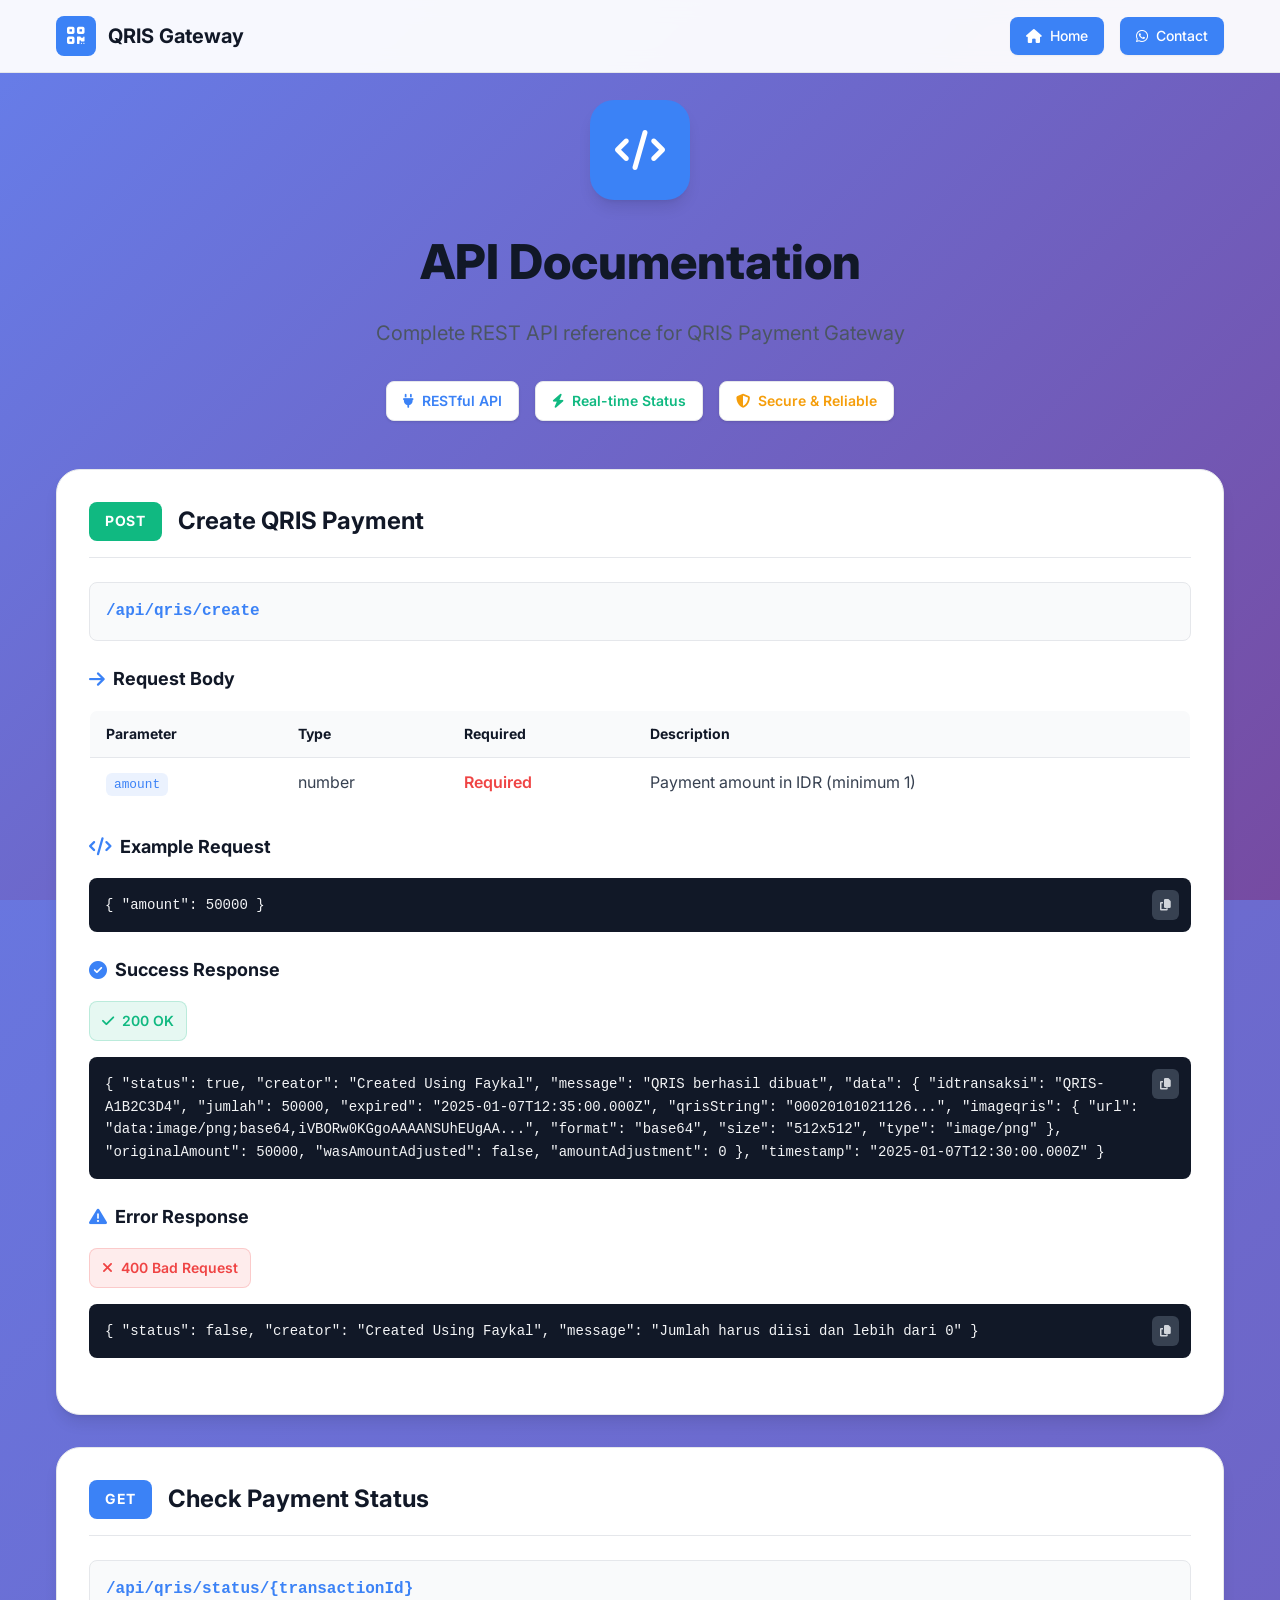
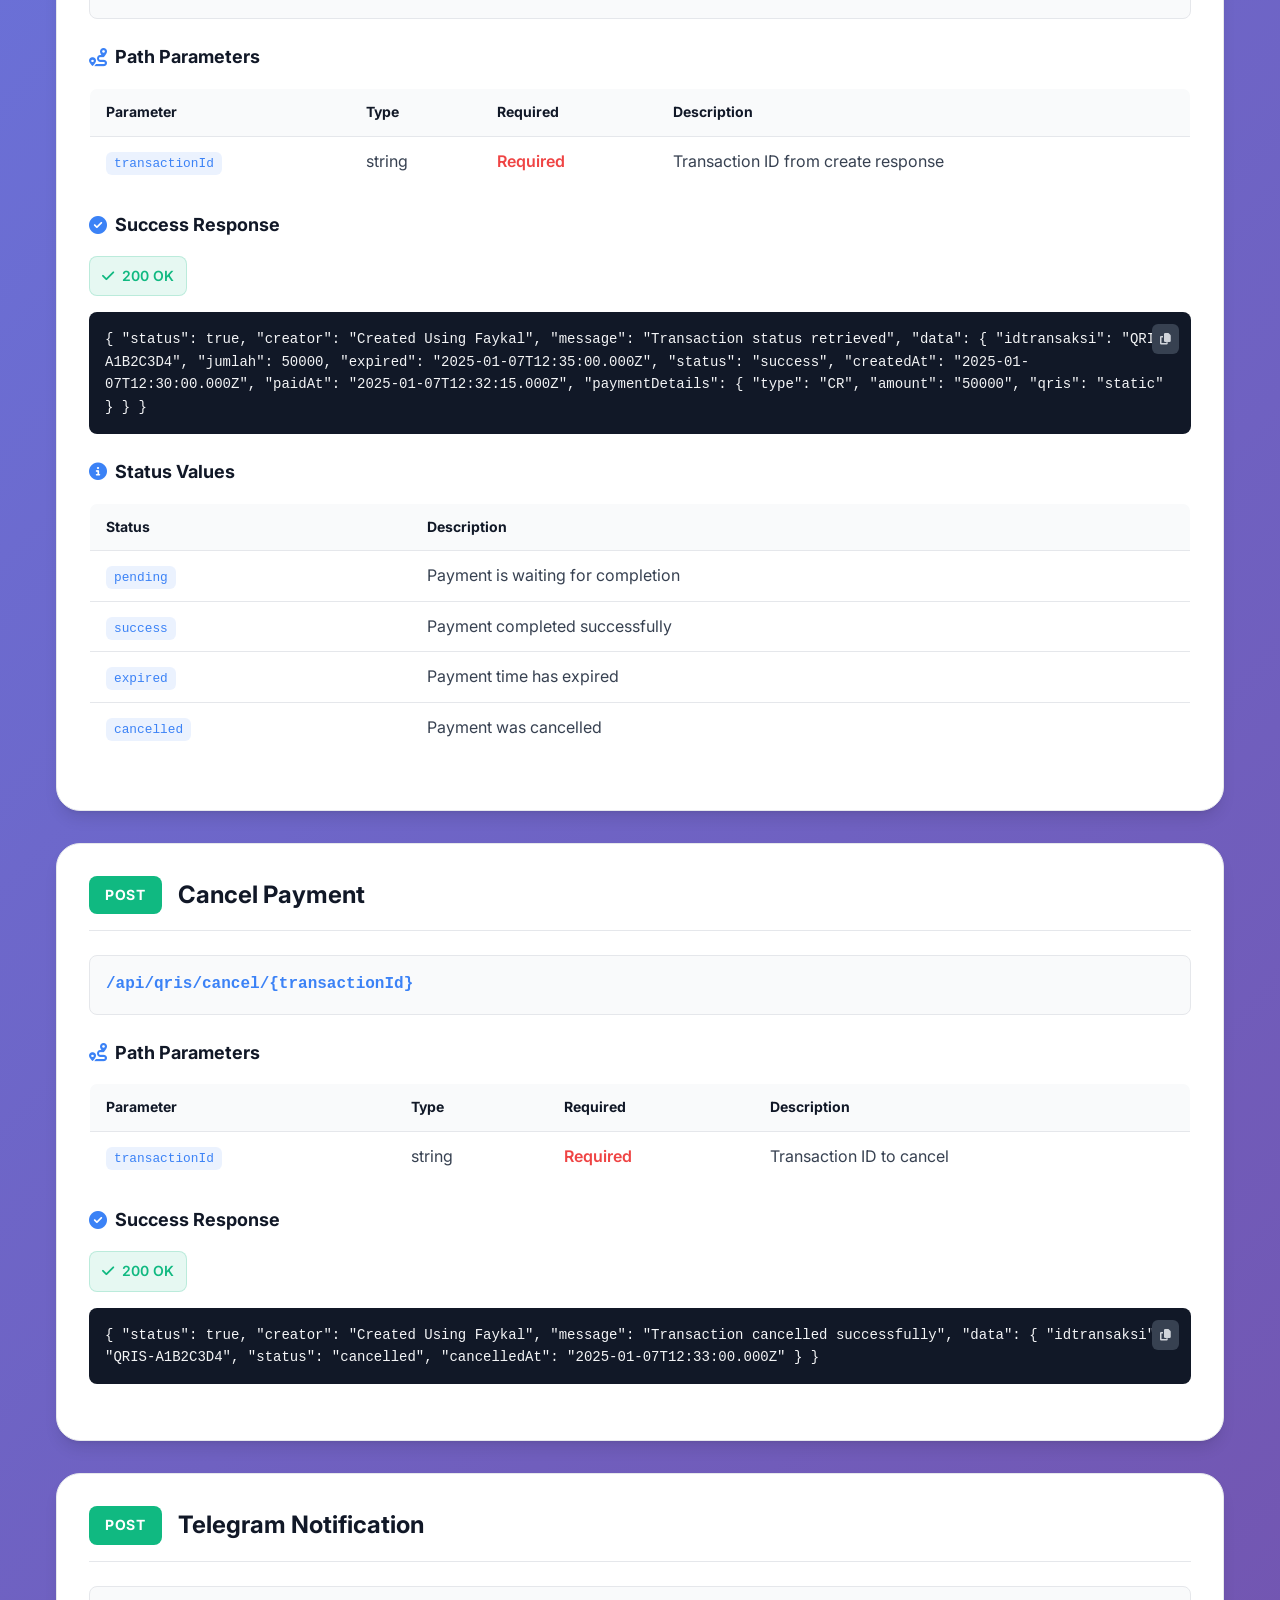
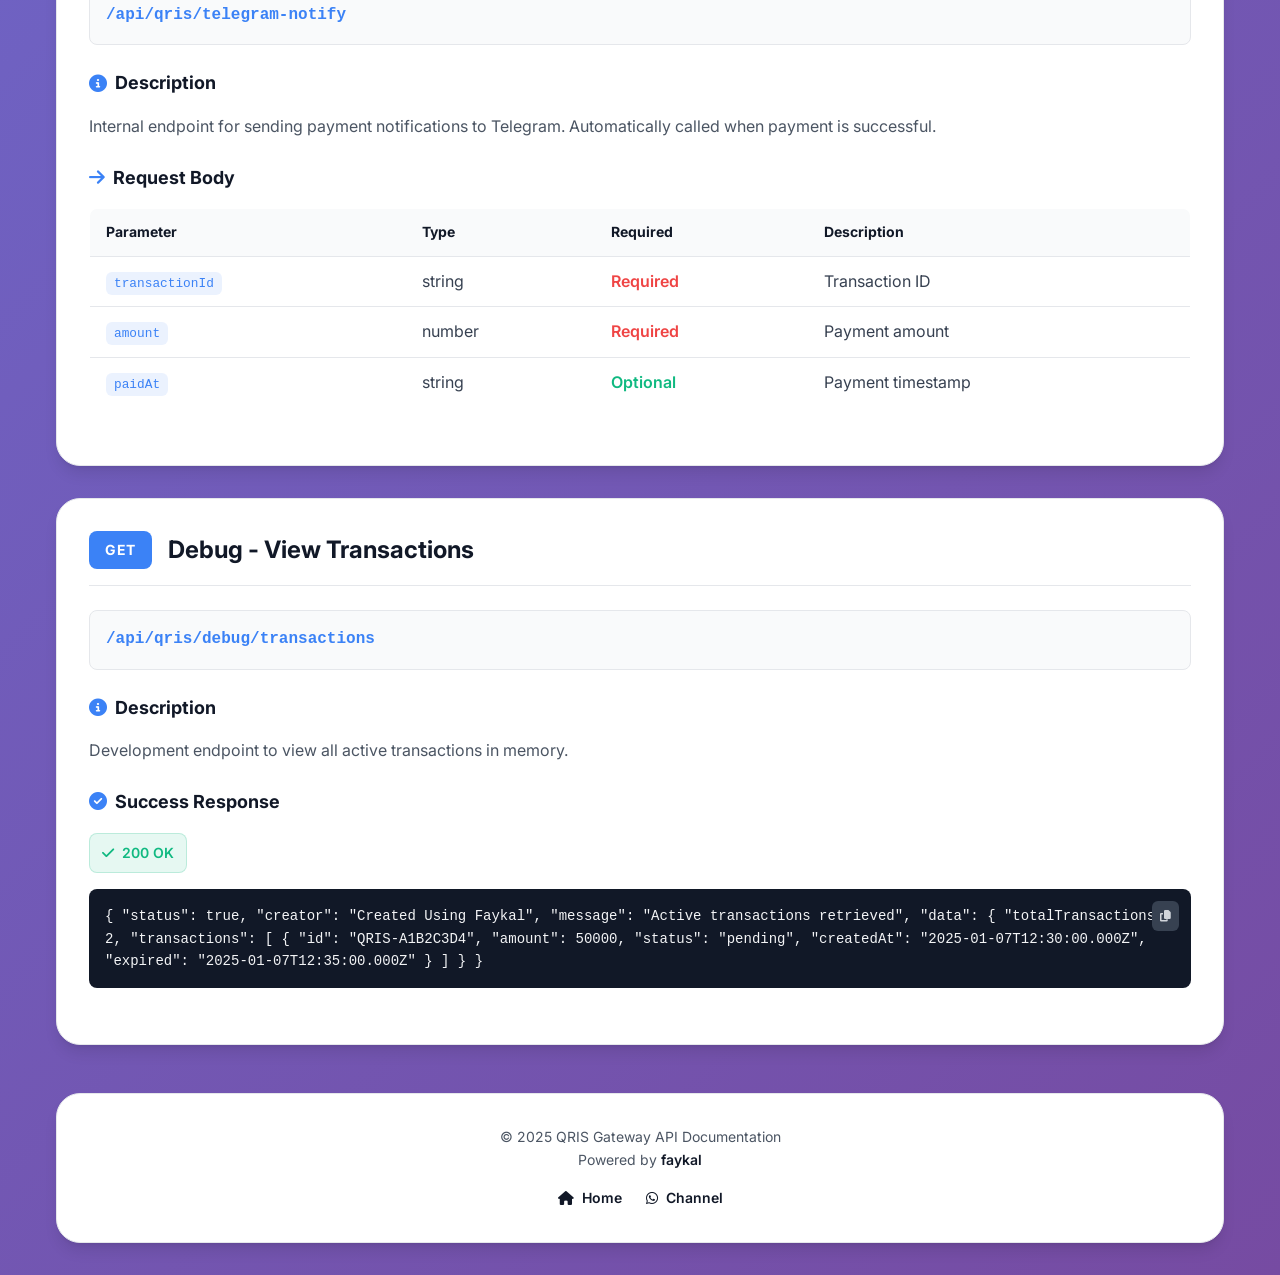
<file: docs.html>
<!DOCTYPE html>
<html lang="id">
<head>
    <meta charset="UTF-8">
    <meta name="viewport" content="width=device-width, initial-scale=1.0">
    <title>API Documentation - QRIS Gateway</title>
    <link rel="icon" href="https://files.catbox.moe/tsn2ke.jpg" type="image/jpeg">
    <link href="https://cdnjs.cloudflare.com/ajax/libs/font-awesome/6.4.0/css/all.min.css" rel="stylesheet">
    <link href="https://fonts.googleapis.com/css2?family=Inter:wght@300;400;500;600;700&display=swap" rel="stylesheet">
    <link rel="stylesheet" href="style/style.css">
</head>
<body>
    <!-- Simple Background -->
    <div class="simple-bg"></div>

    <!-- Navigation -->
    <nav class="docs-nav">
        <div class="docs-nav-container">
            <a href="/" class="docs-brand">
                <i class="fas fa-qrcode"></i>
                QRIS Gateway
            </a>
            <div class="docs-nav-links">
                <a href="/" class="nav-btn">
                    <i class="fas fa-home"></i>
                    <span>Home</span>
                </a>
                <a href="https://wa.me/6285234754939" target="_blank" class="nav-btn">
                    <i class="fab fa-whatsapp"></i>
                    <span>Contact</span>
                </a>
            </div>
        </div>
    </nav>

    <div class="docs-container">
        <!-- Hero Section -->
        <div class="docs-hero">
            <div class="docs-hero-icon">
                <i class="fas fa-code"></i>
            </div>
            <h1>API Documentation</h1>
            <p>Complete REST API reference for QRIS Payment Gateway</p>
            <div class="docs-badges">
                <div class="docs-badge badge-rest">
                    <i class="fas fa-plug"></i>
                    RESTful API
                </div>
                <div class="docs-badge badge-realtime">
                    <i class="fas fa-bolt"></i>
                    Real-time Status
                </div>
                <div class="docs-badge badge-secure">
                    <i class="fas fa-shield-alt"></i>
                    Secure & Reliable
                </div>
            </div>
        </div>

        <div class="docs-grid">
            <!-- Create QRIS Payment -->
            <div class="endpoint-card">
                <div class="endpoint-header">
                    <span class="method-badge method-post">POST</span>
                    <h2 class="endpoint-title">Create QRIS Payment</h2>
                </div>
                
                <div class="endpoint-url">/api/qris/create</div>
                
                <div class="section">
                    <h3 class="section-title">
                        <i class="fas fa-arrow-right"></i>
                        Request Body
                    </h3>
                    <table class="param-table">
                        <thead>
                            <tr>
                                <th>Parameter</th>
                                <th>Type</th>
                                <th>Required</th>
                                <th>Description</th>
                            </tr>
                        </thead>
                        <tbody>
                            <tr>
                                <td><code>amount</code></td>
                                <td>number</td>
                                <td><span class="param-required">Required</span></td>
                                <td>Payment amount in IDR (minimum 1)</td>
                            </tr>
                        </tbody>
                    </table>
                </div>

                <div class="section">
                    <h3 class="section-title">
                        <i class="fas fa-code"></i>
                        Example Request
                    </h3>
                    <div class="code-block">
{
  "amount": 50000
}
                        <button class="copy-code-btn" onclick="copyCode(this)">
                            <i class="fas fa-copy"></i>
                        </button>
                    </div>
                </div>

                <div class="section">
                    <h3 class="section-title">
                        <i class="fas fa-check-circle"></i>
                        Success Response
                    </h3>
                    <div class="response-status status-200">
                        <i class="fas fa-check"></i>
                        200 OK
                    </div>
                    <div class="code-block">
{
  "status": true,
  "creator": "Created Using Faykal",
  "message": "QRIS berhasil dibuat",
  "data": {
    "idtransaksi": "QRIS-A1B2C3D4",
    "jumlah": 50000,
    "expired": "2025-01-07T12:35:00.000Z",
    "qrisString": "00020101021126...",
    "imageqris": {
      "url": "[data-uri]...",
      "format": "base64",
      "size": "512x512",
      "type": "image/png"
    },
    "originalAmount": 50000,
    "wasAmountAdjusted": false,
    "amountAdjustment": 0
  },
  "timestamp": "2025-01-07T12:30:00.000Z"
}
                        <button class="copy-code-btn" onclick="copyCode(this)">
                            <i class="fas fa-copy"></i>
                        </button>
                    </div>
                </div>

                <div class="section">
                    <h3 class="section-title">
                        <i class="fas fa-exclamation-triangle"></i>
                        Error Response
                    </h3>
                    <div class="response-status status-400">
                        <i class="fas fa-times"></i>
                        400 Bad Request
                    </div>
                    <div class="code-block">
{
  "status": false,
  "creator": "Created Using Faykal",
  "message": "Jumlah harus diisi dan lebih dari 0"
}
                        <button class="copy-code-btn" onclick="copyCode(this)">
                            <i class="fas fa-copy"></i>
                        </button>
                    </div>
                </div>
            </div>

            <!-- Check Payment Status -->
            <div class="endpoint-card">
                <div class="endpoint-header">
                    <span class="method-badge method-get">GET</span>
                    <h2 class="endpoint-title">Check Payment Status</h2>
                </div>
                
                <div class="endpoint-url">/api/qris/status/{transactionId}</div>
                
                <div class="section">
                    <h3 class="section-title">
                        <i class="fas fa-route"></i>
                        Path Parameters
                    </h3>
                    <table class="param-table">
                        <thead>
                            <tr>
                                <th>Parameter</th>
                                <th>Type</th>
                                <th>Required</th>
                                <th>Description</th>
                            </tr>
                        </thead>
                        <tbody>
                            <tr>
                                <td><code>transactionId</code></td>
                                <td>string</td>
                                <td><span class="param-required">Required</span></td>
                                <td>Transaction ID from create response</td>
                            </tr>
                        </tbody>
                    </table>
                </div>

                <div class="section">
                    <h3 class="section-title">
                        <i class="fas fa-check-circle"></i>
                        Success Response
                    </h3>
                    <div class="response-status status-200">
                        <i class="fas fa-check"></i>
                        200 OK
                    </div>
                    <div class="code-block">
{
  "status": true,
  "creator": "Created Using Faykal",
  "message": "Transaction status retrieved",
  "data": {
    "idtransaksi": "QRIS-A1B2C3D4",
    "jumlah": 50000,
    "expired": "2025-01-07T12:35:00.000Z",
    "status": "success",
    "createdAt": "2025-01-07T12:30:00.000Z",
    "paidAt": "2025-01-07T12:32:15.000Z",
    "paymentDetails": {
      "type": "CR",
      "amount": "50000",
      "qris": "static"
    }
  }
}
                        <button class="copy-code-btn" onclick="copyCode(this)">
                            <i class="fas fa-copy"></i>
                        </button>
                    </div>
                </div>

                <div class="section">
                    <h3 class="section-title">
                        <i class="fas fa-info-circle"></i>
                        Status Values
                    </h3>
                    <table class="param-table">
                        <thead>
                            <tr>
                                <th>Status</th>
                                <th>Description</th>
                            </tr>
                        </thead>
                        <tbody>
                            <tr>
                                <td><code>pending</code></td>
                                <td>Payment is waiting for completion</td>
                            </tr>
                            <tr>
                                <td><code>success</code></td>
                                <td>Payment completed successfully</td>
                            </tr>
                            <tr>
                                <td><code>expired</code></td>
                                <td>Payment time has expired</td>
                            </tr>
                            <tr>
                                <td><code>cancelled</code></td>
                                <td>Payment was cancelled</td>
                            </tr>
                        </tbody>
                    </table>
                </div>
            </div>

            <!-- Cancel Payment -->
            <div class="endpoint-card">
                <div class="endpoint-header">
                    <span class="method-badge method-post">POST</span>
                    <h2 class="endpoint-title">Cancel Payment</h2>
                </div>
                
                <div class="endpoint-url">/api/qris/cancel/{transactionId}</div>
                
                <div class="section">
                    <h3 class="section-title">
                        <i class="fas fa-route"></i>
                        Path Parameters
                    </h3>
                    <table class="param-table">
                        <thead>
                            <tr>
                                <th>Parameter</th>
                                <th>Type</th>
                                <th>Required</th>
                                <th>Description</th>
                            </tr>
                        </thead>
                        <tbody>
                            <tr>
                                <td><code>transactionId</code></td>
                                <td>string</td>
                                <td><span class="param-required">Required</span></td>
                                <td>Transaction ID to cancel</td>
                            </tr>
                        </tbody>
                    </table>
                </div>

                <div class="section">
                    <h3 class="section-title">
                        <i class="fas fa-check-circle"></i>
                        Success Response
                    </h3>
                    <div class="response-status status-200">
                        <i class="fas fa-check"></i>
                        200 OK
                    </div>
                    <div class="code-block">
{
  "status": true,
  "creator": "Created Using Faykal",
  "message": "Transaction cancelled successfully",
  "data": {
    "idtransaksi": "QRIS-A1B2C3D4",
    "status": "cancelled",
    "cancelledAt": "2025-01-07T12:33:00.000Z"
  }
}
                        <button class="copy-code-btn" onclick="copyCode(this)">
                            <i class="fas fa-copy"></i>
                        </button>
                    </div>
                </div>
            </div>

            <!-- Telegram Notification -->
            <div class="endpoint-card">
                <div class="endpoint-header">
                    <span class="method-badge method-post">POST</span>
                    <h2 class="endpoint-title">Telegram Notification</h2>
                </div>
                
                <div class="endpoint-url">/api/qris/telegram-notify</div>
                
                <div class="section">
                    <h3 class="section-title">
                        <i class="fas fa-info-circle"></i>
                        Description
                    </h3>
                    <p style="color: var(--gray-600); margin-bottom: var(--space-4);">
                        Internal endpoint for sending payment notifications to Telegram. Automatically called when payment is successful.
                    </p>
                </div>

                <div class="section">
                    <h3 class="section-title">
                        <i class="fas fa-arrow-right"></i>
                        Request Body
                    </h3>
                    <table class="param-table">
                        <thead>
                            <tr>
                                <th>Parameter</th>
                                <th>Type</th>
                                <th>Required</th>
                                <th>Description</th>
                            </tr>
                        </thead>
                        <tbody>
                            <tr>
                                <td><code>transactionId</code></td>
                                <td>string</td>
                                <td><span class="param-required">Required</span></td>
                                <td>Transaction ID</td>
                            </tr>
                            <tr>
                                <td><code>amount</code></td>
                                <td>number</td>
                                <td><span class="param-required">Required</span></td>
                                <td>Payment amount</td>
                            </tr>
                            <tr>
                                <td><code>paidAt</code></td>
                                <td>string</td>
                                <td><span class="param-optional">Optional</span></td>
                                <td>Payment timestamp</td>
                            </tr>
                        </tbody>
                    </table>
                </div>
            </div>

            <!-- Debug Endpoints -->
            <div class="endpoint-card">
                <div class="endpoint-header">
                    <span class="method-badge method-get">GET</span>
                    <h2 class="endpoint-title">Debug - View Transactions</h2>
                </div>
                
                <div class="endpoint-url">/api/qris/debug/transactions</div>
                
                <div class="section">
                    <h3 class="section-title">
                        <i class="fas fa-info-circle"></i>
                        Description
                    </h3>
                    <p style="color: var(--gray-600); margin-bottom: var(--space-4);">
                        Development endpoint to view all active transactions in memory.
                    </p>
                </div>

                <div class="section">
                    <h3 class="section-title">
                        <i class="fas fa-check-circle"></i>
                        Success Response
                    </h3>
                    <div class="response-status status-200">
                        <i class="fas fa-check"></i>
                        200 OK
                    </div>
                    <div class="code-block">
{
  "status": true,
  "creator": "Created Using Faykal",
  "message": "Active transactions retrieved",
  "data": {
    "totalTransactions": 2,
    "transactions": [
      {
        "id": "QRIS-A1B2C3D4",
        "amount": 50000,
        "status": "pending",
        "createdAt": "2025-01-07T12:30:00.000Z",
        "expired": "2025-01-07T12:35:00.000Z"
      }
    ]
  }
}
                        <button class="copy-code-btn" onclick="copyCode(this)">
                            <i class="fas fa-copy"></i>
                        </button>
                    </div>
                </div>
            </div>
        </div>

        <!-- Footer -->
        <div class="docs-footer">
            <div class="docs-footer-content">
                <p>&copy; 2025 QRIS Gateway API Documentation</p>
                <p>Powered by <a href="https://wa.me/6285234754939" target="_blank">faykal</a></p>
                <div class="docs-footer-links">
                    <a href="/" class="docs-footer-link">
                        <i class="fas fa-home"></i>
                        Home
                    </a>
                    <a href="https://whatsapp.com/channel/0029Vax4ADpI1rcZh3aveq1e" target="_blank" class="docs-footer-link">
                        <i class="fab fa-whatsapp"></i>
                        Channel
                    </a>
                </div>
            </div>
        </div>
    </div>

    <script>
        function copyCode(button) {
            const codeBlock = button.previousElementSibling;
            const text = codeBlock.textContent.trim();
            
            navigator.clipboard.writeText(text).then(() => {
                const icon = button.querySelector('i');
                const originalClass = icon.className;
                icon.className = 'fas fa-check';
                button.style.color = 'var(--success)';
                
                setTimeout(() => {
                    icon.className = originalClass;
                    button.style.color = '';
                }, 2000);
            }).catch(err => {
                console.error('Failed to copy: ', err);
            });
        }
    </script>
</body>
</html>
</file>
<file: style/style.css>
/* Simple & Elegant CSS Reset & Variables */
* {
  margin: 0;
  padding: 0;
  box-sizing: border-box;
}

:root {
  /* Simple Color Palette */
  --primary: #3b82f6;
  --primary-dark: #2563eb;
  --primary-light: #60a5fa;

  --success: #10b981;
  --warning: #f59e0b;
  --error: #ef4444;
  --info: #06b6d4;

  --gray-50: #f9fafb;
  --gray-100: #f3f4f6;
  --gray-200: #e5e7eb;
  --gray-300: #d1d5db;
  --gray-400: #9ca3af;
  --gray-500: #6b7280;
  --gray-600: #4b5563;
  --gray-700: #374151;
  --gray-800: #1f2937;
  --gray-900: #111827;

  /* Simple Shadows */
  --shadow-sm: 0 1px 2px 0 rgb(0 0 0 / 0.05);
  --shadow: 0 1px 3px 0 rgb(0 0 0 / 0.1), 0 1px 2px -1px rgb(0 0 0 / 0.1);
  --shadow-md: 0 4px 6px -1px rgb(0 0 0 / 0.1), 0 2px 4px -2px rgb(0 0 0 / 0.1);
  --shadow-lg: 0 10px 15px -3px rgb(0 0 0 / 0.1), 0 4px 6px -4px rgb(0 0 0 / 0.1);

  /* Border Radius */
  --radius-sm: 0.375rem;
  --radius: 0.5rem;
  --radius-md: 0.75rem;
  --radius-lg: 1rem;
  --radius-xl: 1.5rem;

  /* Spacing */
  --space-1: 0.25rem;
  --space-2: 0.5rem;
  --space-3: 0.75rem;
  --space-4: 1rem;
  --space-5: 1.25rem;
  --space-6: 1.5rem;
  --space-8: 2rem;
  --space-10: 2.5rem;
  --space-12: 3rem;
  --space-16: 4rem;
}

/* Base Styles */
body {
  font-family: "Inter", -apple-system, BlinkMacSystemFont, sans-serif;
  background: linear-gradient(135deg, #667eea 0%, #764ba2 100%);
  min-height: 100vh;
  color: var(--gray-900);
  line-height: 1.6;
  -webkit-font-smoothing: antialiased;
  -moz-osx-font-smoothing: grayscale;
}

/* Simple Background */
.simple-bg {
  position: fixed;
  top: 0;
  left: 0;
  width: 100%;
  height: 100%;
  background: linear-gradient(135deg, #667eea 0%, #764ba2 100%);
  z-index: -1;
}

/* App Container */
.app-container {
  max-width: 500px;
  margin: 0 auto;
  padding: var(--space-4);
  min-height: 100vh;
  display: flex;
  flex-direction: column;
}

/* Simple Header */
.simple-header {
  display: flex;
  justify-content: space-between;
  align-items: center;
  margin-bottom: var(--space-8);
  padding: var(--space-6);
  background: rgba(255, 255, 255, 0.95);
  backdrop-filter: blur(10px);
  border-radius: var(--radius-xl);
  box-shadow: var(--shadow-lg);
  border: 1px solid rgba(255, 255, 255, 0.2);
}

.brand {
  display: flex;
  align-items: center;
  gap: var(--space-4);
}

.brand-icon {
  width: 50px;
  height: 50px;
  background: var(--primary);
  border-radius: var(--radius-lg);
  display: flex;
  align-items: center;
  justify-content: center;
  color: white;
  font-size: 1.5rem;
  box-shadow: var(--shadow);
}

.brand-text h1 {
  font-size: 1.5rem;
  font-weight: 700;
  color: var(--gray-900);
  margin-bottom: 0.125rem;
}

.brand-text p {
  font-size: 0.875rem;
  color: var(--gray-600);
  font-weight: 500;
}

.header-actions {
  display: flex;
  gap: var(--space-3);
}
/* qris button */
.downloadQrisBtn {
  margin-top: 10px;
}

.nav-btn {
  display: flex;
  align-items: center;
  gap: var(--space-2);
  padding: var(--space-2) var(--space-4);
  background: var(--primary);
  color: white;
  text-decoration: none;
  border-radius: var(--radius);
  font-weight: 500;
  font-size: 0.875rem;
  transition: all 0.2s ease;
  box-shadow: var(--shadow-sm);
}

.nav-btn:hover {
  background: var(--primary-dark);
  transform: translateY(-1px);
  box-shadow: var(--shadow);
}

/* Main Content */
.app-main {
  flex: 1;
}

/* Card */
.card {
  background: rgba(255, 255, 255, 0.95);
  backdrop-filter: blur(10px);
  border-radius: var(--radius-xl);
  padding: var(--space-8);
  margin-bottom: var(--space-6);
  box-shadow: var(--shadow-lg);
  border: 1px solid rgba(255, 255, 255, 0.2);
  transition: all 0.3s ease;
}

.card:hover {
  transform: translateY(-2px);
  box-shadow: 0 20px 25px -5px rgb(0 0 0 / 0.1), 0 8px 10px -6px rgb(0 0 0 / 0.1);
}

/* Card Header */
.card-header {
  display: flex;
  align-items: center;
  gap: var(--space-4);
  margin-bottom: var(--space-8);
}

.card-icon {
  width: 60px;
  height: 60px;
  background: var(--primary);
  border-radius: var(--radius-lg);
  display: flex;
  align-items: center;
  justify-content: center;
  color: white;
  font-size: 1.5rem;
  box-shadow: var(--shadow);
}

.card-title h2 {
  font-size: 1.5rem;
  font-weight: 700;
  color: var(--gray-900);
  margin-bottom: 0.25rem;
}

.card-title p {
  color: var(--gray-600);
  font-size: 0.875rem;
}

/* Form */
.form {
  display: flex;
  flex-direction: column;
  gap: var(--space-8);
}

.form-group {
  display: flex;
  flex-direction: column;
  gap: var(--space-3);
}

.form-label {
  display: flex;
  align-items: center;
  gap: var(--space-2);
  font-weight: 600;
  color: var(--gray-700);
  font-size: 0.875rem;
}

.input-wrapper {
  position: relative;
  display: flex;
  align-items: center;
}

.input-prefix {
  position: absolute;
  left: var(--space-4);
  color: var(--gray-500);
  font-weight: 600;
  font-size: 1.125rem;
  z-index: 1;
}

.form-input {
  width: 100%;
  padding: var(--space-4) var(--space-4) var(--space-4) 3.5rem;
  border: 2px solid var(--gray-200);
  border-radius: var(--radius-lg);
  font-size: 1.125rem;
  font-weight: 600;
  transition: all 0.2s ease;
  background: var(--gray-50);
}

.form-input:focus {
  outline: none;
  border-color: var(--primary);
  background: white;
  box-shadow: 0 0 0 3px rgba(59, 130, 246, 0.1);
}

.form-hint {
  display: flex;
  align-items: center;
  gap: var(--space-2);
  color: var(--gray-500);
  font-size: 0.75rem;
}

/* Button */
.btn {
  position: relative;
  padding: var(--space-4) var(--space-6);
  border: none;
  border-radius: var(--radius-lg);
  font-size: 1rem;
  font-weight: 600;
  cursor: pointer;
  transition: all 0.2s ease;
  display: flex;
  align-items: center;
  justify-content: center;
  gap: var(--space-2);
  min-height: 56px;
}

.btn-primary {
  background: var(--primary);
  color: white;
  box-shadow: var(--shadow);
}

.btn-primary:hover {
  background: var(--primary-dark);
  transform: translateY(-1px);
  box-shadow: var(--shadow-md);
}

.btn-secondary {
  background: var(--gray-100);
  color: var(--gray-700);
  border: 1px solid var(--gray-300);
}

.btn-secondary:hover {
  background: var(--gray-200);
  border-color: var(--gray-400);
}

.btn-loading {
  display: none;
}

.btn.loading .btn-text {
  display: none;
}

.btn.loading .btn-loading {
  display: flex;
  align-items: center;
  gap: var(--space-2);
}

/* Status Section */
.status-header {
  margin-bottom: var(--space-6);
}

.status-title {
  display: flex;
  justify-content: space-between;
  align-items: center;
  margin-bottom: var(--space-4);
}

.status-title h2 {
  font-size: 1.5rem;
  font-weight: 700;
  color: var(--gray-900);
}

.status-badge {
  padding: var(--space-2) var(--space-3);
  border-radius: var(--radius);
  font-size: 0.75rem;
  font-weight: 700;
  text-transform: uppercase;
  letter-spacing: 0.05em;
}

.status-pending {
  background: var(--warning);
  color: white;
}

.status-success {
  background: var(--success);
  color: white;
}

.status-expired {
  background: var(--error);
  color: white;
}

.status-cancelled {
  background: var(--gray-500);
  color: white;
}

.transaction-info {
  background: var(--gray-50);
  padding: var(--space-4);
  border-radius: var(--radius-lg);
  border: 1px solid var(--gray-200);
}

.transaction-label {
  font-size: 0.75rem;
  color: var(--gray-500);
  margin-bottom: var(--space-2);
}

.transaction-id {
  display: flex;
  align-items: center;
  gap: var(--space-2);
}

.transaction-id code {
  font-family: "Monaco", "Menlo", monospace;
  font-weight: 600;
  color: var(--primary);
  font-size: 0.875rem;
  background: rgba(59, 130, 246, 0.1);
  padding: var(--space-1) var(--space-2);
  border-radius: var(--radius-sm);
}

.copy-btn {
  background: none;
  border: none;
  color: var(--gray-400);
  cursor: pointer;
  padding: var(--space-1);
  border-radius: var(--radius-sm);
  transition: color 0.2s ease;
}

.copy-btn:hover {
  color: var(--primary);
}

/* Payment Info */
.payment-info {
  display: flex;
  flex-direction: column;
  gap: var(--space-4);
  margin-bottom: var(--space-6);
}

.info-item {
  display: flex;
  align-items: center;
  gap: var(--space-4);
  padding: var(--space-4);
  background: var(--gray-50);
  border-radius: var(--radius-lg);
  border: 1px solid var(--gray-200);
}

.info-icon {
  width: 40px;
  height: 40px;
  background: var(--primary);
  border-radius: var(--radius);
  display: flex;
  align-items: center;
  justify-content: center;
  color: white;
  font-size: 1rem;
}

.info-content {
  display: flex;
  flex-direction: column;
}

.info-label {
  font-size: 0.75rem;
  color: var(--gray-500);
  font-weight: 500;
}

.info-value {
  font-weight: 700;
  color: var(--gray-900);
  font-size: 0.875rem;
}

.adjustment-info {
  background: rgba(59, 130, 246, 0.05);
  border-color: rgba(59, 130, 246, 0.2);
}

.adjustment-info .info-icon {
  background: var(--info);
}

/* Countdown Section */
.countdown-section {
  background: rgba(245, 158, 11, 0.05);
  padding: var(--space-6);
  border-radius: var(--radius-xl);
  border: 1px solid rgba(245, 158, 11, 0.2);
  margin-bottom: var(--space-6);
  text-align: center;
}

.countdown-header {
  display: flex;
  align-items: center;
  justify-content: center;
  gap: var(--space-2);
  color: var(--warning);
  font-weight: 600;
  margin-bottom: var(--space-4);
}

.countdown-display {
  display: flex;
  align-items: center;
  justify-content: center;
  gap: var(--space-4);
  margin-bottom: var(--space-4);
}

.time-unit {
  background: white;
  padding: var(--space-4);
  border-radius: var(--radius-lg);
  box-shadow: var(--shadow-sm);
  border: 1px solid var(--gray-200);
  min-width: 80px;
}

.time-value {
  display: block;
  font-size: 2rem;
  font-weight: 800;
  color: var(--warning);
  font-family: "Monaco", "Menlo", monospace;
  line-height: 1;
}

.time-label {
  font-size: 0.75rem;
  color: var(--gray-600);
  font-weight: 500;
  margin-top: var(--space-1);
}

.time-separator {
  font-size: 2rem;
  font-weight: 800;
  color: var(--warning);
}

.countdown-progress {
  height: 6px;
  background: rgba(245, 158, 11, 0.2);
  border-radius: var(--radius);
  overflow: hidden;
}

.progress-fill {
  height: 100%;
  background: var(--warning);
  border-radius: var(--radius);
  transition: width 1s linear;
  width: 100%;
}

/* QRIS Section */
.qris-section {
  background: rgba(59, 130, 246, 0.05);
  padding: var(--space-6);
  border-radius: var(--radius-xl);
  border: 1px solid rgba(59, 130, 246, 0.2);
  margin-bottom: var(--space-6);
  text-align: center;
}

.qris-header h3 {
  font-size: 1.25rem;
  font-weight: 700;
  color: var(--primary);
  margin-bottom: var(--space-2);
  display: flex;
  align-items: center;
  justify-content: center;
  gap: var(--space-2);
}

.qris-header p {
  color: var(--gray-600);
  font-size: 0.875rem;
  margin-bottom: var(--space-6);
}

.qris-container {
  display: flex;
  flex-direction: column;
  align-items: center;
  gap: var(--space-6);
}

.qris-frame {
  position: relative;
  width: 280px;
  height: 280px;
  background: white;
  border-radius: var(--radius-xl);
  box-shadow: var(--shadow-lg);
  border: 2px solid var(--primary);
  display: flex;
  align-items: center;
  justify-content: center;
  overflow: hidden;
}

.qris-loading {
  display: flex;
  flex-direction: column;
  align-items: center;
  gap: var(--space-3);
  color: var(--gray-500);
}

.qr-skeleton {
  width: 240px;
  height: 240px;
  background: linear-gradient(90deg, var(--gray-200) 25%, var(--gray-100) 50%, var(--gray-200) 75%);
  background-size: 200% 100%;
  border-radius: var(--radius-lg);
  animation: shimmer 2s infinite;
}

.qris-image {
  width: 260px;
  height: 260px;
  border-radius: var(--radius-lg);
  object-fit: contain;
}

.supported-apps {
  display: flex;
  flex-direction: column;
  gap: var(--space-3);
}

.apps-title {
  font-size: 0.875rem;
  color: var(--gray-600);
  font-weight: 600;
}

.apps-list {
  display: flex;
  gap: var(--space-3);
  flex-wrap: wrap;
  justify-content: center;
}

.app-item {
  background: white;
  padding: var(--space-2) var(--space-3);
  border-radius: var(--radius);
  font-size: 0.75rem;
  font-weight: 500;
  color: var(--gray-700);
  border: 1px solid var(--gray-200);
  box-shadow: var(--shadow-sm);
}

/* Success Section */
.success-section {
  background: rgba(16, 185, 129, 0.05);
  padding: var(--space-8);
  border-radius: var(--radius-xl);
  border: 1px solid rgba(16, 185, 129, 0.2);
  margin-bottom: var(--space-6);
  text-align: center;
}

.success-icon {
  width: 80px;
  height: 80px;
  background: var(--success);
  border-radius: 50%;
  display: flex;
  align-items: center;
  justify-content: center;
  margin: 0 auto var(--space-6);
  color: white;
  font-size: 2.5rem;
}

.success-content h3 {
  font-size: 1.5rem;
  font-weight: 700;
  color: var(--success);
  margin-bottom: var(--space-2);
}

.success-content p {
  color: var(--gray-600);
  margin-bottom: var(--space-6);
}

.invoice-details {
  background: white;
  border-radius: var(--radius-lg);
  overflow: hidden;
  border: 1px solid var(--gray-200);
  box-shadow: var(--shadow-sm);
}

.invoice-header {
  background: var(--gray-50);
  padding: var(--space-4);
  border-bottom: 1px solid var(--gray-200);
}

.invoice-header h4 {
  color: var(--gray-900);
  font-weight: 600;
  display: flex;
  align-items: center;
  gap: var(--space-2);
}

.invoice-body {
  padding: var(--space-4);
}

.detail-row {
  display: flex;
  justify-content: space-between;
  align-items: center;
  padding: var(--space-2) 0;
  border-bottom: 1px solid var(--gray-100);
  font-size: 0.875rem;
}

.detail-row:last-child {
  border-bottom: none;
}

.detail-label {
  color: var(--gray-600);
}

.detail-value {
  color: var(--gray-900);
  font-weight: 600;
}

.success-status {
  color: var(--success);
  display: flex;
  align-items: center;
  gap: var(--space-1);
}

/* Message Section */
.message-section {
  background: rgba(239, 68, 68, 0.05);
  border: 1px solid rgba(239, 68, 68, 0.2);
  padding: var(--space-6);
  border-radius: var(--radius-xl);
  margin-bottom: var(--space-6);
  display: flex;
  align-items: center;
  gap: var(--space-4);
}

.message-icon {
  width: 50px;
  height: 50px;
  background: var(--error);
  border-radius: 50%;
  display: flex;
  align-items: center;
  justify-content: center;
  color: white;
  font-size: 1.25rem;
  flex-shrink: 0;
}

.message-content h4 {
  font-size: 1rem;
  font-weight: 600;
  color: var(--error);
  margin-bottom: 0.25rem;
}

.message-content p {
  color: var(--gray-600);
  font-size: 0.875rem;
}

/* Action Buttons */
.action-buttons {
  display: flex;
  gap: var(--space-4);
}

.action-buttons .btn {
  flex: 1;
}

/* Loading Card */
.loading-card {
  text-align: center;
  padding: var(--space-12);
}

.loading-content {
  display: flex;
  flex-direction: column;
  align-items: center;
  gap: var(--space-4);
}

.loading-spinner {
  font-size: 2rem;
  color: var(--primary);
}

.loading-content h3 {
  font-size: 1.25rem;
  font-weight: 700;
  color: var(--gray-900);
}

.loading-content p {
  color: var(--gray-600);
}

/* Error Card */
.error-card {
  text-align: center;
  padding: var(--space-12);
}

.error-content {
  display: flex;
  flex-direction: column;
  align-items: center;
  gap: var(--space-4);
}

.error-icon {
  width: 80px;
  height: 80px;
  background: var(--error);
  border-radius: 50%;
  display: flex;
  align-items: center;
  justify-content: center;
  color: white;
  font-size: 2.5rem;
}

.error-content h3 {
  font-size: 1.25rem;
  font-weight: 700;
  color: var(--gray-900);
}

.error-content p {
  color: var(--gray-600);
  margin-bottom: var(--space-4);
}

/* Simple Footer */
.simple-footer {
  margin-top: auto;
  padding-top: var(--space-8);
}

.footer-content {
  display: flex;
  justify-content: space-between;
  align-items: center;
  padding: var(--space-6);
  background: rgba(255, 255, 255, 0.95);
  backdrop-filter: blur(10px);
  border-radius: var(--radius-xl);
  box-shadow: var(--shadow-lg);
  border: 1px solid rgba(255, 255, 255, 0.2);
}

.footer-brand {
  color: var(--gray-600);
  font-size: 0.75rem;
}

.footer-brand a {
  color: var(--gray-900);
  text-decoration: none;
  font-weight: 600;
}

.footer-link {
  display: flex;
  align-items: center;
  gap: var(--space-2);
  color: var(--gray-600);
  text-decoration: none;
  font-size: 0.875rem;
  font-weight: 500;
  transition: color 0.2s ease;
}

.footer-link:hover {
  color: var(--gray-900);
}

/* Toast Container */
.toast-container {
  position: fixed;
  top: var(--space-4);
  right: var(--space-4);
  z-index: 1000;
  display: flex;
  flex-direction: column;
  gap: var(--space-2);
}

.toast {
  background: white;
  border-radius: var(--radius-lg);
  box-shadow: var(--shadow-lg);
  border: 1px solid var(--gray-200);
  padding: var(--space-4);
  display: flex;
  align-items: center;
  gap: var(--space-3);
  min-width: 300px;
  transform: translateX(100%);
  transition: transform 0.3s ease;
}

.toast.show {
  transform: translateX(0);
}

.toast-icon {
  width: 40px;
  height: 40px;
  border-radius: 50%;
  display: flex;
  align-items: center;
  justify-content: center;
  color: white;
  font-size: 1rem;
  flex-shrink: 0;
}

.toast-success .toast-icon {
  background: var(--success);
}

.toast-error .toast-icon {
  background: var(--error);
}

.toast-warning .toast-icon {
  background: var(--warning);
}

.toast-info .toast-icon {
  background: var(--info);
}

.toast-close {
  background: none;
  border: none;
  color: var(--gray-400);
  cursor: pointer;
  padding: var(--space-1);
  border-radius: var(--radius-sm);
  transition: color 0.2s ease;
}

.toast-close:hover {
  color: var(--gray-600);
}

/* Animations */
@keyframes shimmer {
  0% {
    background-position: -200% 0;
  }
  100% {
    background-position: 200% 0;
  }
}

/* Utility Classes */
.hidden {
  display: none !important;
}

/* Responsive Design */
@media (max-width: 640px) {
  .app-container {
    padding: var(--space-3);
  }

  .card {
    padding: var(--space-6);
  }

  .simple-header {
    flex-direction: column;
    gap: var(--space-4);
    text-align: center;
  }

  .footer-content {
    flex-direction: column;
    gap: var(--space-3);
    text-align: center;
  }

  .action-buttons {
    flex-direction: column;
  }

  .toast-container {
    top: var(--space-3);
    right: var(--space-3);
    left: var(--space-3);
  }

  .toast {
    min-width: auto;
  }

  .qris-frame {
    width: 260px;
    height: 260px;
  }

  .qris-image {
    width: 240px;
    height: 240px;
  }

  .qr-skeleton {
    width: 220px;
    height: 220px;
  }

  .countdown-display {
    gap: var(--space-2);
  }

  .time-unit {
    min-width: 60px;
    padding: var(--space-3);
  }

  .time-value {
    font-size: 1.5rem;
  }

  .apps-list {
    flex-direction: column;
    align-items: center;
  }
}

/* Docs Specific Styles */
.docs-nav {
  position: fixed;
  top: 0;
  left: 0;
  right: 0;
  z-index: 100;
  background: rgba(255, 255, 255, 0.95);
  backdrop-filter: blur(10px);
  border-bottom: 1px solid var(--gray-200);
  padding: var(--space-4) 0;
}

.docs-nav-container {
  max-width: 1200px;
  margin: 0 auto;
  padding: 0 var(--space-4);
  display: flex;
  justify-content: space-between;
  align-items: center;
}

.docs-brand {
  display: flex;
  align-items: center;
  gap: var(--space-3);
  font-size: 1.25rem;
  font-weight: 700;
  color: var(--gray-900);
  text-decoration: none;
}

.docs-brand i {
  width: 40px;
  height: 40px;
  background: var(--primary);
  border-radius: var(--radius);
  display: flex;
  align-items: center;
  justify-content: center;
  color: white;
}

.docs-nav-links {
  display: flex;
  gap: var(--space-4);
}

.docs-container {
  max-width: 1200px;
  margin: 0 auto;
  padding: 100px var(--space-4) var(--space-8);
}

.docs-hero {
  text-align: center;
  margin-bottom: var(--space-12);
}

.docs-hero-icon {
  width: 100px;
  height: 100px;
  background: var(--primary);
  border-radius: var(--radius-xl);
  display: flex;
  align-items: center;
  justify-content: center;
  margin: 0 auto var(--space-6);
  font-size: 2.5rem;
  color: white;
  box-shadow: var(--shadow-lg);
}

.docs-hero h1 {
  font-size: 3rem;
  font-weight: 800;
  color: var(--gray-900);
  margin-bottom: var(--space-4);
}

.docs-hero p {
  font-size: 1.25rem;
  color: var(--gray-600);
  margin-bottom: var(--space-8);
}

.docs-badges {
  display: flex;
  justify-content: center;
  gap: var(--space-4);
  flex-wrap: wrap;
}

.docs-badge {
  background: white;
  padding: var(--space-2) var(--space-4);
  border-radius: var(--radius);
  font-weight: 600;
  font-size: 0.875rem;
  display: flex;
  align-items: center;
  gap: var(--space-2);
  box-shadow: var(--shadow);
  border: 1px solid var(--gray-200);
}

.badge-rest {
  color: var(--primary);
}
.badge-realtime {
  color: var(--success);
}
.badge-secure {
  color: var(--warning);
}

.docs-grid {
  display: grid;
  gap: var(--space-8);
}

.endpoint-card {
  background: white;
  border-radius: var(--radius-xl);
  padding: var(--space-8);
  box-shadow: var(--shadow-lg);
  border: 1px solid var(--gray-200);
  transition: all 0.3s ease;
}

.endpoint-card:hover {
  transform: translateY(-2px);
  box-shadow: 0 20px 25px -5px rgb(0 0 0 / 0.1);
}

.endpoint-header {
  display: flex;
  align-items: center;
  gap: var(--space-4);
  margin-bottom: var(--space-6);
  padding-bottom: var(--space-4);
  border-bottom: 1px solid var(--gray-200);
}

.method-badge {
  padding: var(--space-2) var(--space-4);
  border-radius: var(--radius);
  font-weight: 700;
  font-size: 0.875rem;
  text-transform: uppercase;
  letter-spacing: 0.05em;
}

.method-post {
  background: var(--success);
  color: white;
}

.method-get {
  background: var(--primary);
  color: white;
}

.endpoint-title {
  font-size: 1.5rem;
  font-weight: 700;
  color: var(--gray-900);
}

.endpoint-url {
  font-family: "Monaco", "Menlo", monospace;
  background: var(--gray-50);
  padding: var(--space-4);
  border-radius: var(--radius);
  margin-bottom: var(--space-6);
  font-weight: 600;
  color: var(--primary);
  border-left: 4px solid var(--primary);
  border: 1px solid var(--gray-200);
}

.section {
  margin-bottom: var(--space-6);
}

.section-title {
  font-size: 1.125rem;
  font-weight: 700;
  color: var(--gray-900);
  margin-bottom: var(--space-4);
  display: flex;
  align-items: center;
  gap: var(--space-2);
}

.section-title i {
  color: var(--primary);
}

.code-block {
  background: var(--gray-900);
  color: var(--gray-100);
  padding: var(--space-4);
  border-radius: var(--radius);
  overflow-x: auto;
  font-family: "Monaco", "Menlo", monospace;
  font-size: 0.875rem;
  line-height: 1.6;
  margin-bottom: var(--space-4);
  position: relative;
}

.copy-code-btn {
  position: absolute;
  top: var(--space-3);
  right: var(--space-3);
  background: var(--gray-700);
  border: none;
  color: var(--gray-300);
  padding: var(--space-2);
  border-radius: var(--radius-sm);
  cursor: pointer;
  font-size: 0.75rem;
  transition: all 0.2s ease;
}

.copy-code-btn:hover {
  background: var(--gray-600);
  color: white;
}

.param-table {
  width: 100%;
  border-collapse: collapse;
  margin-bottom: var(--space-4);
  background: white;
  border-radius: var(--radius);
  overflow: hidden;
  border: 1px solid var(--gray-200);
}

.param-table th,
.param-table td {
  padding: var(--space-3) var(--space-4);
  text-align: left;
  border-bottom: 1px solid var(--gray-200);
}

.param-table th {
  background: var(--gray-50);
  font-weight: 700;
  color: var(--gray-900);
  font-size: 0.875rem;
}

.param-table td {
  color: var(--gray-700);
}

.param-table code {
  background: rgba(59, 130, 246, 0.1);
  color: var(--primary);
  padding: var(--space-1) var(--space-2);
  border-radius: var(--radius-sm);
  font-family: "Monaco", "Menlo", monospace;
  font-size: 0.8rem;
}

.param-required {
  color: var(--error);
  font-weight: 600;
}

.param-optional {
  color: var(--success);
  font-weight: 600;
}

.response-status {
  display: inline-flex;
  align-items: center;
  gap: var(--space-2);
  padding: var(--space-2) var(--space-3);
  border-radius: var(--radius);
  font-weight: 600;
  font-size: 0.875rem;
  margin-bottom: var(--space-4);
}

.status-200 {
  background: rgba(16, 185, 129, 0.1);
  color: var(--success);
  border: 1px solid rgba(16, 185, 129, 0.2);
}

.status-400 {
  background: rgba(239, 68, 68, 0.1);
  color: var(--error);
  border: 1px solid rgba(239, 68, 68, 0.2);
}

.docs-footer {
  margin-top: var(--space-12);
  padding: var(--space-8);
  text-align: center;
  background: white;
  border-radius: var(--radius-xl);
  box-shadow: var(--shadow-lg);
  border: 1px solid var(--gray-200);
}

.docs-footer-content {
  color: var(--gray-600);
  font-size: 0.875rem;
}

.docs-footer-content a {
  color: var(--gray-900);
  text-decoration: none;
  font-weight: 600;
}

.docs-footer-links {
  display: flex;
  justify-content: center;
  gap: var(--space-6);
  margin-top: var(--space-4);
}

.docs-footer-link {
  color: var(--gray-600);
  text-decoration: none;
  display: flex;
  align-items: center;
  gap: var(--space-2);
  transition: color 0.2s ease;
}

.docs-footer-link:hover {
  color: var(--gray-900);
}

@media (max-width: 768px) {
  .docs-container {
    padding: 80px var(--space-3) var(--space-6);
  }

  .docs-hero h1 {
    font-size: 2rem;
  }

  .docs-hero p {
    font-size: 1rem;
  }

  .docs-nav-container {
    padding: 0 var(--space-3);
  }

  .docs-nav-links {
    gap: var(--space-2);
  }

  .nav-btn {
    padding: var(--space-2) var(--space-3);
    font-size: 0.875rem;
  }

  .endpoint-card {
    padding: var(--space-6);
  }

  .endpoint-header {
    flex-direction: column;
    align-items: flex-start;
    gap: var(--space-3);
  }

  .docs-badges {
    flex-direction: column;
    align-items: center;
  }

  .param-table {
    font-size: 0.8rem;
  }

  .param-table th,
  .param-table td {
    padding: var(--space-2) var(--space-3);
  }
}
</file>
